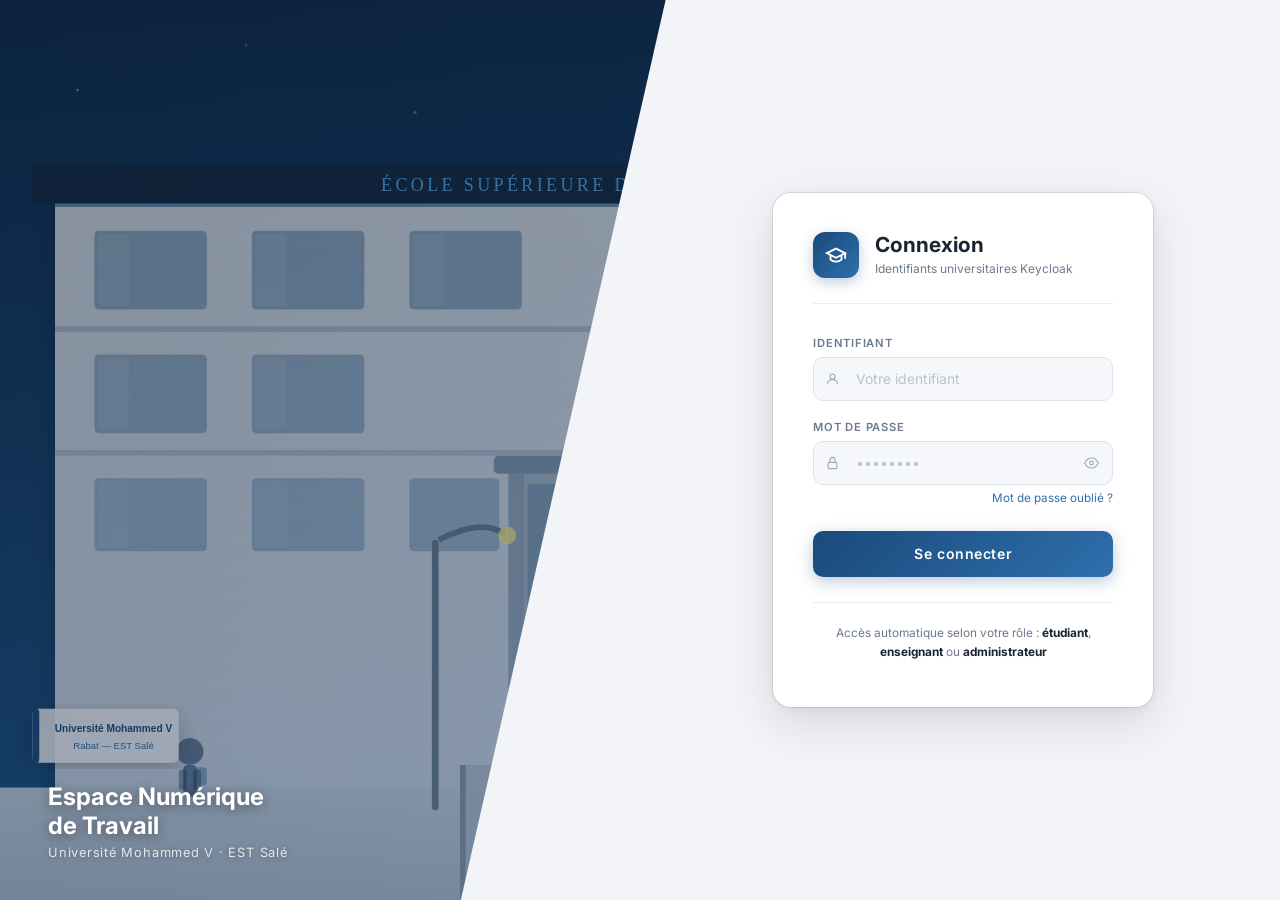
<file: frontend/login/index.html>
<!DOCTYPE html>
<html lang="fr">
<head>
  <meta charset="UTF-8"/>
  <meta name="viewport" content="width=device-width, initial-scale=1.0"/>
  <title>ENT Salé — Connexion</title>
  <link rel="preconnect" href="https://fonts.googleapis.com"/>
  <link href="https://fonts.googleapis.com/css2?family=Inter:wght@300;400;500;600;700&display=swap" rel="stylesheet"/>
  <link rel="stylesheet" href="style.css"/>
</head>
<body>

<div class="page">

  <!-- ── IMAGE GAUCHE (coupe diagonale) ── -->
  <div class="bg-image">
    <svg class="bg-svg" viewBox="0 0 1200 800" xmlns="http://www.w3.org/2000/svg" preserveAspectRatio="xMidYMid slice">
      <defs>
        <linearGradient id="sky" x1="0" y1="0" x2="0" y2="1">
          <stop offset="0%" stop-color="#0d2d50"/>
          <stop offset="100%" stop-color="#1a5080"/>
        </linearGradient>
        <linearGradient id="wall" x1="0" y1="0" x2="0" y2="1">
          <stop offset="0%" stop-color="#e8eef5"/>
          <stop offset="100%" stop-color="#cdd8e4"/>
        </linearGradient>
        <linearGradient id="floor2" x1="0" y1="0" x2="0" y2="1">
          <stop offset="0%" stop-color="#c8d4de"/>
          <stop offset="100%" stop-color="#b0bfce"/>
        </linearGradient>
        <filter id="sh">
          <feDropShadow dx="0" dy="6" stdDeviation="10" flood-color="#00000040"/>
        </filter>
      </defs>

      <!-- Ciel -->
      <rect width="1200" height="800" fill="url(#sky)"/>

      <!-- Étoiles / points lumineux -->
      <circle cx="100" cy="80"  r="1.2" fill="white" opacity=".5"/>
      <circle cx="250" cy="40"  r="1"   fill="white" opacity=".4"/>
      <circle cx="400" cy="100" r="1.5" fill="white" opacity=".35"/>
      <circle cx="850" cy="60"  r="1"   fill="white" opacity=".5"/>
      <circle cx="1050" cy="90" r="1.2" fill="white" opacity=".4"/>
      <circle cx="700"  cy="30" r="1"   fill="white" opacity=".45"/>

      <!-- Bâtiment principal -->
      <rect x="80" y="160" width="1040" height="560" fill="url(#wall)" rx="4" filter="url(#sh)"/>

      <!-- Bandeau supérieur -->
      <rect x="60" y="145" width="1080" height="36" fill="#122840" rx="4"/>
      <text x="600" y="170" font-family="Georgia,serif" font-size="16" fill="#5ab0f0"
            text-anchor="middle" letter-spacing="3">ÉCOLE SUPÉRIEURE DE TECHNOLOGIE · SALÉ</text>

      <!-- Ligne déco sous bandeau -->
      <rect x="80" y="181" width="1040" height="3" fill="#1e5a8a" opacity=".6"/>

      <!-- Fenêtres rangée 1 -->
      <rect x="115" y="205" width="100" height="70" rx="4" fill="#1e5a8a" opacity=".4"/>
      <rect x="255" y="205" width="100" height="70" rx="4" fill="#1e5a8a" opacity=".4"/>
      <rect x="395" y="205" width="100" height="70" rx="4" fill="#1e5a8a" opacity=".4"/>
      <rect x="705" y="205" width="100" height="70" rx="4" fill="#1e5a8a" opacity=".4"/>
      <rect x="845" y="205" width="100" height="70" rx="4" fill="#1e5a8a" opacity=".4"/>
      <rect x="985" y="205" width="100" height="70" rx="4" fill="#1e5a8a" opacity=".4"/>
      <!-- Reflets fenêtres r1 -->
      <rect x="118" y="208" width="28" height="64" rx="2" fill="white" opacity=".1"/>
      <rect x="258" y="208" width="28" height="64" rx="2" fill="white" opacity=".1"/>
      <rect x="398" y="208" width="28" height="64" rx="2" fill="white" opacity=".1"/>
      <rect x="708" y="208" width="28" height="64" rx="2" fill="white" opacity=".1"/>
      <rect x="848" y="208" width="28" height="64" rx="2" fill="white" opacity=".1"/>
      <rect x="988" y="208" width="28" height="64" rx="2" fill="white" opacity=".1"/>

      <!-- Séparateur étages -->
      <rect x="80" y="290" width="1040" height="5" fill="#b8c8d8"/>

      <!-- Fenêtres rangée 2 -->
      <rect x="115" y="315" width="100" height="70" rx="4" fill="#1e5a8a" opacity=".35"/>
      <rect x="255" y="315" width="100" height="70" rx="4" fill="#1e5a8a" opacity=".35"/>
      <rect x="985" y="315" width="100" height="70" rx="4" fill="#1e5a8a" opacity=".35"/>
      <rect x="845" y="315" width="100" height="70" rx="4" fill="#1e5a8a" opacity=".35"/>
      <rect x="118" y="318" width="28" height="64" rx="2" fill="white" opacity=".09"/>
      <rect x="258" y="318" width="28" height="64" rx="2" fill="white" opacity=".09"/>
      <rect x="848" y="318" width="28" height="64" rx="2" fill="white" opacity=".09"/>
      <rect x="988" y="318" width="28" height="64" rx="2" fill="white" opacity=".09"/>

      <!-- Séparateur -->
      <rect x="80" y="400" width="1040" height="5" fill="#b8c8d8"/>

      <!-- Entrée centrale -->
      <rect x="490" y="420" width="220" height="300" rx="4" fill="#0d2d50" opacity=".2"/>
      <!-- Porte gauche -->
      <rect x="500" y="430" width="95" height="290" rx="3" fill="#1e5a8a" opacity=".28"/>
      <!-- Porte droite -->
      <rect x="605" y="430" width="95" height="290" rx="3" fill="#1e5a8a" opacity=".22"/>
      <!-- Poignée -->
      <rect x="594" y="565" width="14" height="14" rx="7" fill="#f0c040" opacity=".9"/>
      <!-- Colonnes -->
      <rect x="483" y="408" width="14" height="310" rx="4" fill="#9aaec0"/>
      <rect x="703" y="408" width="14" height="310" rx="4" fill="#9aaec0"/>
      <!-- Fronton -->
      <rect x="470" y="405" width="260" height="16" rx="4" fill="#88a0b8"/>

      <!-- Fenêtres rangée 3 gauche -->
      <rect x="115" y="425" width="100" height="65" rx="4" fill="#1e5a8a" opacity=".3"/>
      <rect x="255" y="425" width="100" height="65" rx="4" fill="#1e5a8a" opacity=".3"/>
      <rect x="395" y="425" width="80" height="65" rx="4" fill="#1e5a8a" opacity=".3"/>
      <rect x="118" y="428" width="28" height="59" rx="2" fill="white" opacity=".08"/>
      <rect x="258" y="428" width="28" height="59" rx="2" fill="white" opacity=".08"/>
      <!-- Fenêtres rangée 3 droite -->
      <rect x="725" y="425" width="80" height="65" rx="4" fill="#1e5a8a" opacity=".3"/>
      <rect x="845" y="425" width="100" height="65" rx="4" fill="#1e5a8a" opacity=".3"/>
      <rect x="985" y="425" width="100" height="65" rx="4" fill="#1e5a8a" opacity=".3"/>
      <rect x="848" y="428" width="28" height="59" rx="2" fill="white" opacity=".08"/>
      <rect x="988" y="428" width="28" height="59" rx="2" fill="white" opacity=".08"/>

      <!-- Sol -->
      <rect x="0" y="700" width="1200" height="100" fill="url(#floor2)"/>
      <!-- Allée -->
      <rect x="440" y="680" width="320" height="120" fill="#b0bece" opacity=".7"/>
      <rect x="440" y="680" width="5"   height="120" fill="#8898a8"/>
      <rect x="755" y="680" width="5"   height="120" fill="#8898a8"/>

      <!-- Lampadaires -->
      <rect x="415" y="480" width="6" height="240" rx="3" fill="#6a7e90"/>
      <path d="M421 480 Q460 460 480 475" stroke="#6a7e90" stroke-width="5" fill="none"/>
      <ellipse cx="482" cy="476" rx="8" ry="8" fill="#fef08a" opacity=".85"/>

      <rect x="779" y="480" width="6" height="240" rx="3" fill="#6a7e90"/>
      <path d="M779 480 Q740 460 720 475" stroke="#6a7e90" stroke-width="5" fill="none"/>
      <ellipse cx="718" cy="476" rx="8" ry="8" fill="#fef08a" opacity=".85"/>

      <!-- Silhouettes étudiants -->
      <!-- Groupe gauche -->
      <ellipse cx="200" cy="668" rx="12" ry="12" fill="#0d2d50" opacity=".55"/>
      <rect    cx="200" cy="680" x="194" y="680" width="12" height="28" rx="4" fill="#0d2d50" opacity=".55"/>
      <rect x="190" y="684" width="7" height="18" rx="3" fill="#0d2d50" opacity=".4"/>
      <rect x="203" y="684" width="7" height="18" rx="3" fill="#0d2d50" opacity=".4"/>
      <!-- sac à dos -->
      <rect x="205" y="682" width="10" height="16" rx="3" fill="#1e5a8a" opacity=".4"/>

      <!-- Groupe droite -->
      <ellipse cx="980" cy="670" rx="11" ry="11" fill="#0d2d50" opacity=".55"/>
      <rect x="975" y="681" width="11" height="26" rx="3" fill="#0d2d50" opacity=".55"/>
      <rect x="985" y="684" width="10" height="15" rx="3" fill="#1e5a8a" opacity=".35"/>

      <!-- Panneau devant -->
      <rect x="60" y="630" width="130" height="48" rx="5" fill="white" opacity=".9" filter="url(#sh)"/>
      <rect x="60" y="630" width="6"   height="48" rx="3" fill="#1a4a7a"/>
      <text x="132" y="651" font-family="sans-serif" font-size="9" fill="#1a4a7a" text-anchor="middle" font-weight="700">Université Mohammed V</text>
      <text x="132" y="666" font-family="sans-serif" font-size="8.5" fill="#2e6fad" text-anchor="middle">Rabat — EST Salé</text>
    </svg>
  </div>

  <!-- ── FOND GRIS DROITE ── -->
  <div class="bg-right"></div>

  <!-- ── LABEL SUR IMAGE ── -->
  <div class="image-label">
    <div class="ent-name">Espace Numérique<br/>de Travail</div>
    <div class="ent-sub">Université Mohammed V · EST Salé</div>
  </div>

  <!-- ── FORMULAIRE ── -->
  <div class="form-area">
    <div class="card">

      <div class="card-header">
        <div class="card-logo">
          <svg viewBox="0 0 24 24" fill="none" stroke="currentColor" stroke-width="2">
            <path d="M22 10v6M2 10l10-5 10 5-10 5z"/>
            <path d="M6 12v5c3 3 9 3 12 0v-5"/>
          </svg>
        </div>
        <div>
          <h1>Connexion</h1>
          <p>Identifiants universitaires Keycloak</p>
        </div>
      </div>

      <div class="field">
        <label for="username">Identifiant</label>
        <div class="input-wrap">
          <svg class="input-icon" viewBox="0 0 24 24" fill="none" stroke="currentColor" stroke-width="1.8">
            <circle cx="12" cy="8" r="4"/><path d="M4 20c0-4 3.6-7 8-7s8 3 8 7"/>
          </svg>
          <input type="text" id="username" placeholder="Votre identifiant" autocomplete="username"/>
        </div>
      </div>

      <div class="field">
        <label for="password">Mot de passe</label>
        <div class="input-wrap">
          <svg class="input-icon" viewBox="0 0 24 24" fill="none" stroke="currentColor" stroke-width="1.8">
            <rect x="5" y="11" width="14" height="10" rx="2"/><path d="M8 11V7a4 4 0 0 1 8 0v4"/>
          </svg>
          <input type="password" id="password" placeholder="••••••••" autocomplete="current-password"/>
          <button class="eye-btn" id="eyeBtn" type="button">
            <svg id="eyeIcon" viewBox="0 0 24 24" fill="none" stroke="currentColor" stroke-width="1.8">
              <path d="M1 12s4-8 11-8 11 8 11 8-4 8-11 8-11-8-11-8z"/><circle cx="12" cy="12" r="3"/>
            </svg>
          </button>
        </div>
        <a href="#" class="forgot-link">Mot de passe oublié ?</a>
      </div>

      <button class="btn-login" id="loginBtn" type="button">
        <span id="btnLabel">Se connecter</span>
      </button>

      <div class="error-msg" id="errorBox" role="alert">
        <svg viewBox="0 0 24 24" fill="none" stroke="currentColor" stroke-width="2">
          <circle cx="12" cy="12" r="10"/><line x1="12" y1="8" x2="12" y2="12"/><line x1="12" y1="16" x2="12.01" y2="16"/>
        </svg>
        <span id="errorText"></span>
      </div>

      <div class="card-footer">
        Accès automatique selon votre rôle : <strong>étudiant</strong>, <strong>enseignant</strong> ou <strong>administrateur</strong>
      </div>

    </div>
  </div>

</div>

<script>
'use strict';
const usernameInput = document.getElementById('username');
const passwordInput = document.getElementById('password');
const loginBtn      = document.getElementById('loginBtn');
const btnLabel      = document.getElementById('btnLabel');
const eyeBtn        = document.getElementById('eyeBtn');
const eyeIcon       = document.getElementById('eyeIcon');
const errorBox      = document.getElementById('errorBox');
const errorText     = document.getElementById('errorText');

(function checkExistingSession() {
  const token = localStorage.getItem('access_token');
  const user  = localStorage.getItem('user');
  const ts    = parseInt(localStorage.getItem('token_ts') || '0');
  const exp   = parseInt(localStorage.getItem('expires_in') || '0');
  if (!token || !user) return;
  if (exp > 0 && (Date.now() - ts) / 1000 > exp) { localStorage.clear(); return; }
  try {
    const u = JSON.parse(user);
    const roles = u.roles || u.realm_roles || u.groups || [];
    if (roles.length > 0) redirect(roles);
  } catch { localStorage.clear(); }
})();

eyeBtn.addEventListener('click', () => {
  if (passwordInput.type === 'password') {
    passwordInput.type = 'text';
    eyeIcon.innerHTML = '<path d="M17.94 17.94A10.07 10.07 0 0 1 12 20c-7 0-11-8-11-8a18.45 18.45 0 0 1 5.06-5.94"/><path d="M9.9 4.24A9.12 9.12 0 0 1 12 4c7 0 11 8 11 8a18.5 18.5 0 0 1-2.16 3.19"/><line x1="1" y1="1" x2="23" y2="23"/>';
  } else {
    passwordInput.type = 'password';
    eyeIcon.innerHTML = '<path d="M1 12s4-8 11-8 11 8 11 8-4 8-11 8-11-8-11-8z"/><circle cx="12" cy="12" r="3"/>';
  }
});

loginBtn.addEventListener('click', doLogin);
[usernameInput, passwordInput].forEach(el =>
  el.addEventListener('keydown', e => { if (e.key === 'Enter') doLogin(); })
);

async function doLogin() {
  const username = usernameInput.value.trim();
  const password = passwordInput.value;
  if (!username || !password) { showError('Veuillez remplir tous les champs.'); return; }
  setLoading(true); hideError();
  try {
    const lr = await fetch('/api/auth/login', {
      method: 'POST', headers: { 'Content-Type': 'application/json' },
      body: JSON.stringify({ username, password }),
    });
    if (!lr.ok) { const d = await lr.json().catch(()=>({})); showError(d.detail||'Identifiants incorrects.'); setLoading(false); return; }
    const tokens = await lr.json();
    saveTokens(tokens);
    const mr = await fetch('/api/auth/me', { headers: { Authorization: `Bearer ${tokens.access_token}` } });
    if (!mr.ok) { showError('Erreur lors de la récupération du profil.'); setLoading(false); return; }
    const user = await mr.json();
    localStorage.setItem('user', JSON.stringify(user));
    setSuccess();
    setTimeout(() => redirect(user.roles || []), 750);
  } catch { showError('Impossible de joindre le serveur.'); setLoading(false); }
}

function saveTokens(t) {
  localStorage.setItem('access_token',  t.access_token);
  localStorage.setItem('refresh_token', t.refresh_token);
  localStorage.setItem('expires_in',    String(t.expires_in));
  localStorage.setItem('token_ts',      String(Date.now()));
}
function redirect(roles) {
  if (roles.includes('admin'))           window.location.href = '/admin/';
  else if (roles.includes('enseignant')) window.location.href = '/enseignant/';
  else                                   window.location.href = '/etudiant/';
}
function setLoading(on) {
  loginBtn.disabled = on;
  if (on) btnLabel.innerHTML = '<span class="spinner"></span>Connexion…';
  else  { btnLabel.textContent = 'Se connecter'; loginBtn.classList.remove('success'); loginBtn.style.cssText = ''; }
}
function setSuccess() { loginBtn.classList.add('success'); btnLabel.textContent = 'Connexion réussie'; }
function showError(msg) { errorText.textContent = msg; errorBox.classList.add('show'); }
function hideError()    { errorBox.classList.remove('show'); }
</script>
</body>
</html>
</file>
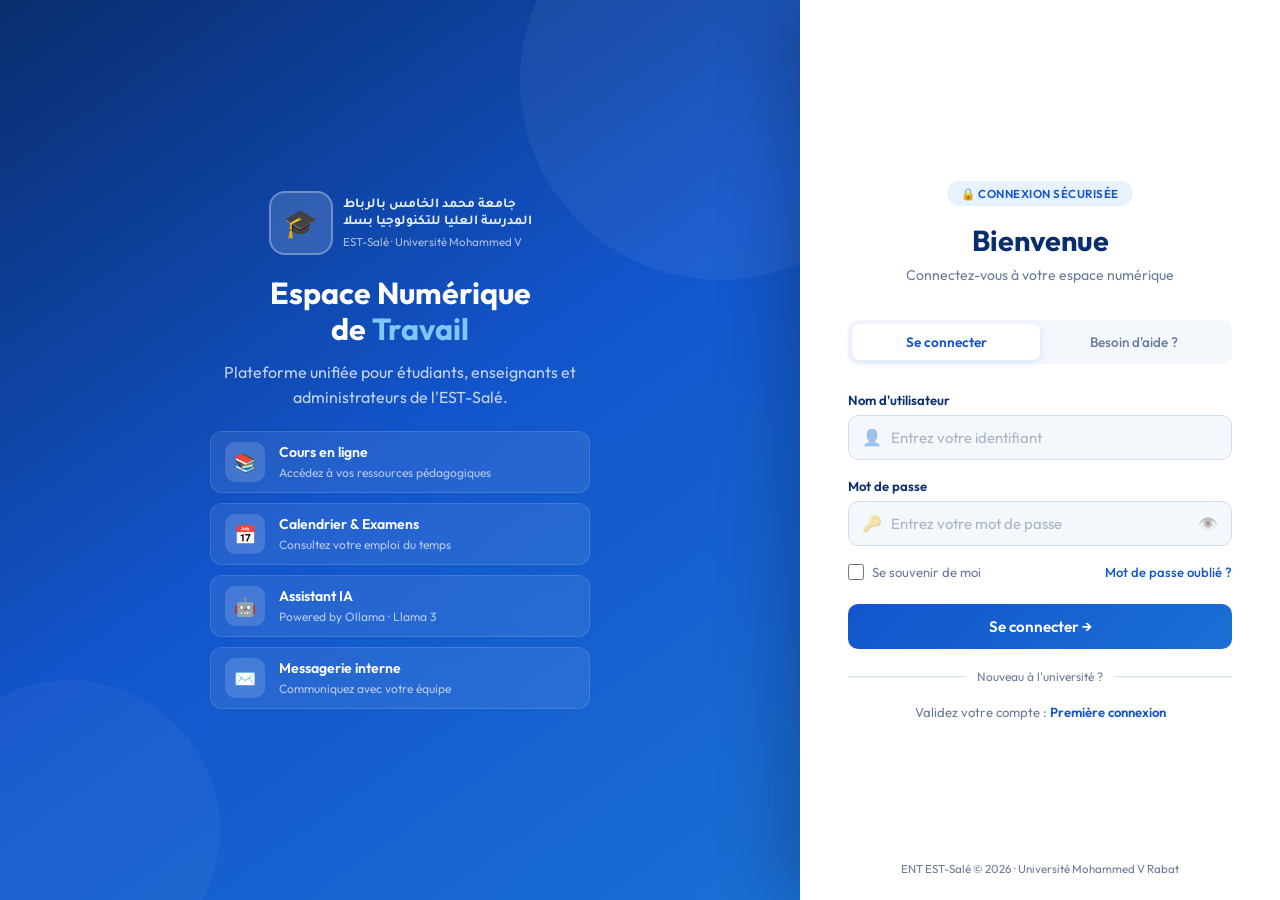
<file: FRONTEND/pages/login.html>
<!DOCTYPE html>
<html lang="fr">
<head>
<meta charset="UTF-8">
<meta name="viewport" content="width=device-width, initial-scale=1.0">
<title>ENT EST-Salé — Connexion</title>
<link href="https://fonts.googleapis.com/css2?family=Tajawal:wght@400;500;700&family=Outfit:wght@300;400;500;600;700&display=swap" rel="stylesheet">
<style>
  :root {
    --blue-dark:   #0a2d6e;
    --blue-main:   #1255cc;
    --blue-mid:    #1a6fd4;
    --blue-light:  #4a9eed;
    --blue-pale:   #e8f2ff;
    --white:       #ffffff;
    --gray-soft:   #f4f7fc;
    --gray-border: #d0dff0;
    --gray-text:   #6b7a99;
    --green:       #16a34a;
    --red:         #dc2626;
    --shadow-card: 0 24px 64px rgba(10,45,110,0.14), 0 4px 16px rgba(10,45,110,0.08);
  }

  * { box-sizing: border-box; margin: 0; padding: 0; }

  body {
    font-family: 'Outfit', sans-serif;
    min-height: 100vh;
    background: var(--blue-dark);
    display: flex;
    align-items: stretch;
    overflow-y: auto;
  }

  /* ── LEFT PANEL ── */
  .left-panel {
    flex: 1;
    background: linear-gradient(145deg, #0a2d6e 0%, #1255cc 50%, #1a6fd4 100%);
    display: flex;
    flex-direction: column;
    align-items: center;
    justify-content: center;
    padding: 30px 50px;
    position: relative;
    overflow: hidden;
  }

  .left-panel::before {
    content: '';
    position: absolute;
    top: -120px; right: -120px;
    width: 400px; height: 400px;
    background: rgba(255,255,255,0.05);
    border-radius: 50%;
  }
  .left-panel::after {
    content: '';
    position: absolute;
    bottom: -80px; left: -80px;
    width: 300px; height: 300px;
    background: rgba(255,255,255,0.04);
    border-radius: 50%;
  }

  .uni-logo {
    display: flex;
    align-items: center;
    gap: 10px;
    margin-bottom: 20px;
    animation: fadeDown 0.8s ease both;
  }

  .uni-logo-icon {
    width: 64px; height: 64px;
    background: rgba(255,255,255,0.15);
    border: 2px solid rgba(255,255,255,0.3);
    border-radius: 16px;
    display: flex; align-items: center; justify-content: center;
    font-size: 28px;
    backdrop-filter: blur(8px);
  }

  .uni-logo-text { color: white; }
  .uni-logo-text .uni-name {
    font-family: 'Tajawal', sans-serif;
    font-size: 0.85rem;
    font-weight: 700;
    opacity: 0.9;
    line-height: 1.3;
  }
  .uni-logo-text .uni-sub {
    font-size: 0.72rem;
    opacity: 0.65;
    margin-top: 2px;
  }

  .left-title {
    color: white;
    text-align: center;
    animation: fadeUp 0.8s 0.2s ease both;
    margin-bottom: 20px;
  }
  .left-title h1 {
    font-size: 1.9rem;
    font-weight: 700;
    line-height: 1.2;
    margin-bottom: 12px;
  }
  .left-title h1 span { color: #7ec8ff; }
  .left-title p {
    font-size: 1rem;
    opacity: 0.75;
    line-height: 1.6;
    max-width: 360px;
  }

  .features {
    display: flex;
    flex-direction: column;
    gap: 10px;
    width: 100%;
    max-width: 380px;
    animation: fadeUp 0.8s 0.4s ease both;
  }
  .feature-item {
    display: flex;
    align-items: center;
    gap: 14px;
    background: rgba(255,255,255,0.08);
    border: 1px solid rgba(255,255,255,0.12);
    border-radius: 12px;
    padding: 10px 14px;
    backdrop-filter: blur(8px);
    transition: background 0.2s;
  }
  .feature-item:hover { background: rgba(255,255,255,0.13); }
  .feature-icon {
    width: 40px; height: 40px;
    background: rgba(255,255,255,0.15);
    border-radius: 10px;
    display: flex; align-items: center; justify-content: center;
    font-size: 18px;
    flex-shrink: 0;
  }
  .feature-text { color: white; }
  .feature-text strong { font-size: 0.88rem; font-weight: 600; display: block; }
  .feature-text span { font-size: 0.75rem; opacity: 0.65; }

  /* ── RIGHT PANEL ── */
  .right-panel {
    width: 480px;
    background: var(--white);
    display: flex;
    flex-direction: column;
    align-items: center;
    justify-content: center;
    padding: 50px 48px;
    position: relative;
    box-shadow: -20px 0 60px rgba(0,0,0,0.2);
  }

  .login-header {
    text-align: center;
    margin-bottom: 36px;
    animation: fadeDown 0.6s ease both;
  }
  .login-header .badge {
    display: inline-flex;
    align-items: center;
    gap: 6px;
    background: var(--blue-pale);
    color: var(--blue-main);
    font-size: 0.72rem;
    font-weight: 600;
    padding: 5px 14px;
    border-radius: 20px;
    margin-bottom: 16px;
    letter-spacing: 0.5px;
    text-transform: uppercase;
  }
  .login-header h2 {
    font-size: 1.8rem;
    font-weight: 700;
    color: var(--blue-dark);
    margin-bottom: 8px;
  }
  .login-header p {
    font-size: 0.88rem;
    color: var(--gray-text);
  }

  /* TABS */
  .tabs {
    display: flex;
    gap: 0;
    background: var(--gray-soft);
    border-radius: 10px;
    padding: 4px;
    width: 100%;
    margin-bottom: 28px;
    animation: fadeUp 0.6s 0.1s ease both;
  }
  .tab-btn {
    flex: 1;
    padding: 9px;
    border: none;
    background: none;
    border-radius: 8px;
    font-family: 'Outfit', sans-serif;
    font-size: 0.85rem;
    font-weight: 500;
    color: var(--gray-text);
    cursor: pointer;
    transition: all 0.25s;
  }
  .tab-btn.active {
    background: var(--white);
    color: var(--blue-main);
    font-weight: 600;
    box-shadow: 0 2px 8px rgba(18,85,204,0.12);
  }

  /* FORM */
  .form-group {
    width: 100%;
    margin-bottom: 18px;
    animation: fadeUp 0.6s 0.2s ease both;
  }
  .form-group label {
    display: block;
    font-size: 0.82rem;
    font-weight: 600;
    color: var(--blue-dark);
    margin-bottom: 7px;
  }
  .input-wrap {
    position: relative;
  }
  .input-wrap .input-icon {
    position: absolute;
    left: 14px; top: 50%;
    transform: translateY(-50%);
    font-size: 16px;
    opacity: 0.4;
    pointer-events: none;
  }
  .input-wrap input {
    width: 100%;
    padding: 12px 14px 12px 42px;
    border: 1.5px solid var(--gray-border);
    border-radius: 10px;
    font-family: 'Outfit', sans-serif;
    font-size: 0.93rem;
    color: var(--blue-dark);
    background: var(--gray-soft);
    transition: all 0.2s;
    outline: none;
  }
  .input-wrap input:focus {
    border-color: var(--blue-main);
    background: var(--white);
    box-shadow: 0 0 0 3px rgba(18,85,204,0.1);
  }
  .input-wrap input::placeholder { color: #aab4c8; }

  .toggle-password {
    position: absolute;
    right: 14px; top: 50%;
    transform: translateY(-50%);
    background: none; border: none;
    cursor: pointer; font-size: 16px;
    opacity: 0.4; transition: opacity 0.2s;
  }
  .toggle-password:hover { opacity: 0.8; }

  .form-options {
    display: flex;
    justify-content: space-between;
    align-items: center;
    width: 100%;
    margin-bottom: 24px;
    animation: fadeUp 0.6s 0.3s ease both;
  }
  .remember-me {
    display: flex; align-items: center; gap: 8px;
    font-size: 0.82rem; color: var(--gray-text); cursor: pointer;
  }
  .remember-me input[type="checkbox"] {
    width: 16px; height: 16px;
    accent-color: var(--blue-main);
    cursor: pointer;
  }
  .forgot-link {
    font-size: 0.82rem;
    color: var(--blue-main);
    text-decoration: none;
    font-weight: 500;
  }
  .forgot-link:hover { text-decoration: underline; }

  .btn-login {
    width: 100%;
    padding: 13px;
    background: linear-gradient(135deg, var(--blue-main), var(--blue-mid));
    color: white;
    border: none;
    border-radius: 10px;
    font-family: 'Outfit', sans-serif;
    font-size: 0.95rem;
    font-weight: 600;
    cursor: pointer;
    transition: all 0.25s;
    display: flex; align-items: center; justify-content: center; gap: 8px;
    animation: fadeUp 0.6s 0.35s ease both;
    position: relative;
    overflow-y: auto;
  }
  .btn-login:hover {
    transform: translateY(-1px);
    box-shadow: 0 8px 24px rgba(18,85,204,0.35);
  }
  .btn-login:active { transform: translateY(0); }
  .btn-login.loading { pointer-events: none; }
  .btn-login .spinner {
    width: 18px; height: 18px;
    border: 2px solid rgba(255,255,255,0.3);
    border-top-color: white;
    border-radius: 50%;
    animation: spin 0.7s linear infinite;
    display: none;
  }
  .btn-login.loading .spinner { display: block; }
  .btn-login.loading .btn-text { display: none; }

  /* ALERT */
  .alert {
    width: 100%;
    padding: 12px 14px;
    border-radius: 10px;
    font-size: 0.83rem;
    margin-bottom: 18px;
    display: none;
    align-items: center;
    gap: 10px;
    animation: fadeUp 0.3s ease both;
  }
  .alert.error { background: #fef2f2; border: 1px solid #fca5a5; color: var(--red); display: flex; }
  .alert.success { background: #f0fdf4; border: 1px solid #86efac; color: var(--green); display: flex; }

  .divider {
    display: flex; align-items: center; gap: 12px;
    width: 100%; margin: 20px 0;
    animation: fadeUp 0.6s 0.4s ease both;
  }
  .divider hr { flex: 1; border: none; border-top: 1px solid var(--gray-border); }
  .divider span { font-size: 0.75rem; color: var(--gray-text); white-space: nowrap; }

  .new-account {
    text-align: center;
    font-size: 0.82rem;
    color: var(--gray-text);
    animation: fadeUp 0.6s 0.45s ease both;
  }
  .new-account a {
    color: var(--blue-main);
    font-weight: 600;
    text-decoration: none;
  }
  .new-account a:hover { text-decoration: underline; }

  .footer-note {
    position: absolute;
    bottom: 24px;
    font-size: 0.72rem;
    color: var(--gray-text);
    text-align: center;
  }

  /* ANIMATIONS */
  @keyframes fadeDown {
    from { opacity: 0; transform: translateY(-20px); }
    to   { opacity: 1; transform: translateY(0); }
  }
  @keyframes fadeUp {
    from { opacity: 0; transform: translateY(16px); }
    to   { opacity: 1; transform: translateY(0); }
  }
  @keyframes spin {
    to { transform: rotate(360deg); }
  }

  /* RESPONSIVE */
  @media (max-width: 900px) {
    .left-panel { display: none; }
    .right-panel { width: 100%; padding: 40px 28px; }
  }
</style>
</head>
<body>

<!-- LEFT PANEL -->
<div class="left-panel">
  <div class="uni-logo">
    <div class="uni-logo-icon">🎓</div>
    <div class="uni-logo-text">
      <div class="uni-name">جامعة محمد الخامس بالرباط<br>المدرسة العليا للتكنولوجيا بسلا</div>
      <div class="uni-sub">EST-Salé · Université Mohammed V</div>
    </div>
  </div>

  <div class="left-title">
    <h1>Espace Numérique<br>de <span>Travail</span></h1>
    <p>Plateforme unifiée pour étudiants, enseignants et administrateurs de l'EST-Salé.</p>
  </div>

  <div class="features">
    <div class="feature-item">
      <div class="feature-icon">📚</div>
      <div class="feature-text">
        <strong>Cours en ligne</strong>
        <span>Accédez à vos ressources pédagogiques</span>
      </div>
    </div>
    <div class="feature-item">
      <div class="feature-icon">📅</div>
      <div class="feature-text">
        <strong>Calendrier & Examens</strong>
        <span>Consultez votre emploi du temps</span>
      </div>
    </div>
    <div class="feature-item">
      <div class="feature-icon">🤖</div>
      <div class="feature-text">
        <strong>Assistant IA</strong>
        <span>Powered by Ollama · Llama 3</span>
      </div>
    </div>
    <div class="feature-item">
      <div class="feature-icon">✉️</div>
      <div class="feature-text">
        <strong>Messagerie interne</strong>
        <span>Communiquez avec votre équipe</span>
      </div>
    </div>
  </div>
</div>

<!-- RIGHT PANEL -->
<div class="right-panel">

  <div class="login-header">
    <div class="badge">🔒 Connexion sécurisée</div>
    <h2>Bienvenue</h2>
    <p>Connectez-vous à votre espace numérique</p>
  </div>

  <div class="tabs">
    <button class="tab-btn active" onclick="setTab('login')">Se connecter</button>
    <button class="tab-btn" onclick="setTab('help')">Besoin d'aide ?</button>
  </div>

  <!-- LOGIN FORM -->
  <div id="tab-login" style="width:100%">
    <div class="alert" id="alert-box">
      <span id="alert-icon">⚠️</span>
      <span id="alert-msg"></span>
    </div>

    <div class="form-group">
      <label>Nom d'utilisateur</label>
      <div class="input-wrap">
        <span class="input-icon">👤</span>
        <input type="text" id="username" placeholder="Entrez votre identifiant" autocomplete="username">
      </div>
    </div>

    <div class="form-group">
      <label>Mot de passe</label>
      <div class="input-wrap">
        <span class="input-icon">🔑</span>
        <input type="password" id="password" placeholder="Entrez votre mot de passe" autocomplete="current-password">
        <button class="toggle-password" onclick="togglePassword()" type="button" id="toggle-btn">👁️</button>
      </div>
    </div>

    <div class="form-options">
      <label class="remember-me">
        <input type="checkbox" id="remember"> Se souvenir de moi
      </label>
      <a href="#" class="forgot-link">Mot de passe oublié ?</a>
    </div>

    <button class="btn-login" id="login-btn" onclick="handleLogin()">
      <div class="spinner"></div>
      <span class="btn-text">Se connecter →</span>
    </button>

    <div class="divider">
      <hr><span>Nouveau à l'université ?</span><hr>
    </div>

    <div class="new-account">
      Validez votre compte : <a href="#">Première connexion</a>
    </div>
  </div>

  <!-- HELP TAB -->
  <div id="tab-help" style="width:100%; display:none;">
    <div style="text-align:center; padding: 20px 0;">
      <div style="font-size: 48px; margin-bottom: 16px;">📞</div>
      <h3 style="color: var(--blue-dark); margin-bottom: 8px;">Support technique</h3>
      <p style="color: var(--gray-text); font-size: 0.88rem; margin-bottom: 24px;">Contactez l'équipe informatique de l'EST-Salé</p>
      <div style="background: var(--blue-pale); border-radius: 12px; padding: 20px; text-align: left;">
        <div style="display:flex; align-items:center; gap:10px; margin-bottom:12px;">
          <span>📧</span>
          <div>
            <div style="font-size:0.75rem; color:var(--gray-text)">Email</div>
            <div style="font-size:0.88rem; font-weight:600; color:var(--blue-dark)"><a href="/cdn-cgi/l/email-protection" class="__cf_email__" data-cfemail="6b181e1b1b04191f2b0e181f46180a070e450a0845060a">[email&#160;protected]</a></div>
          </div>
        </div>
        <div style="display:flex; align-items:center; gap:10px;">
          <span>📱</span>
          <div>
            <div style="font-size:0.75rem; color:var(--gray-text)">Téléphone</div>
            <div style="font-size:0.88rem; font-weight:600; color:var(--blue-dark)">0537 88 15 61</div>
          </div>
        </div>
      </div>
    </div>
  </div>

  <div class="footer-note">
    ENT EST-Salé © 2026 · Université Mohammed V Rabat
  </div>
</div>

<script src="../js/auth.js"></script>
</body>
</html>
</file>
<file: frontend/login/style.css>
/* ═══════════════════════════════════════════════
   ENT Salé — Login  ·  Split diagonal
═══════════════════════════════════════════════ */

*, *::before, *::after { box-sizing: border-box; margin: 0; padding: 0; }

:root {
  --blue:    #1a4a7a;
  --blue-l:  #2e6fad;
  --text:    #1a2433;
  --muted:   #6b7a8d;
  --border:  #dde2e8;
  --light:   #eaecf0;
  --error:   #dc2626;
  --success: #16a34a;
}

html, body {
  height: 100%;
  font-family: 'Inter', system-ui, sans-serif;
  overflow: hidden;
}

/* ══ PAGE FULL ═══════════════════════════════ */
.page {
  position: fixed;
  inset: 0;
  display: flex;
  align-items: center;
  justify-content: flex-end;
}

/* ══ IMAGE GAUCHE (clip diagonal) ═══════════ */
.bg-image {
  position: absolute;
  inset: 0;
  z-index: 0;
  overflow: hidden;
  /* coupe diagonale : triangle gauche */
  clip-path: polygon(0 0, 68% 0, 52% 100%, 0 100%);
}

.bg-image .bg-svg {
  width: 100%;
  height: 100%;
  object-fit: cover;
  display: block;
}

/* léger overlay sur l'image pour contraste */
.bg-image::after {
  content: '';
  position: absolute;
  inset: 0;
  background: linear-gradient(160deg, rgba(10,22,40,.45) 0%, rgba(20,50,90,.35) 100%);
}

/* ══ FOND DROIT GRIS ══════════════════════════ */
.bg-right {
  position: absolute;
  inset: 0;
  z-index: 0;
  background: #f2f4f7;
  /* triangle droit = inverse du clip gauche */
  clip-path: polygon(52% 0, 100% 0, 100% 100%, 36% 100%);
}

/* ══ BADGE SUR L'IMAGE ═══════════════════════ */
.image-label {
  position: absolute;
  bottom: 2.5rem;
  left: 3rem;
  z-index: 5;
  color: #fff;
}
.image-label .ent-name {
  font-size: 1.5rem;
  font-weight: 700;
  line-height: 1.2;
  text-shadow: 0 2px 12px rgba(0,0,0,.4);
}
.image-label .ent-sub {
  font-size: .8rem;
  font-weight: 400;
  opacity: .8;
  margin-top: .25rem;
  letter-spacing: .06em;
  text-shadow: 0 1px 6px rgba(0,0,0,.4);
}

/* ══ FORMULAIRE CENTRÉ À DROITE ══════════════ */
.form-area {
  position: relative;
  z-index: 10;
  width: 52%;
  height: 100%;
  display: flex;
  align-items: center;
  justify-content: center;
  padding: 2rem 3rem 2rem 5rem;
}

/* ══ CARD ════════════════════════════════════ */
.card {
  width: 100%;
  max-width: 380px;
  background: #ffffff;
  border-radius: 18px;
  padding: 2.4rem 2.5rem 2.8rem;
  box-shadow:
    0 2px 8px rgba(0,0,0,.06),
    0 16px 48px rgba(0,0,0,.12),
    0 0 0 1px var(--border);
  animation: popIn .42s cubic-bezier(.34,1.28,.64,1) both;
}

/* ══ CARD HEADER ═════════════════════════════ */
.card-header {
  display: flex;
  align-items: center;
  gap: 1rem;
  margin-bottom: 2rem;
  padding-bottom: 1.6rem;
  border-bottom: 1.5px solid var(--light);
}

.card-logo {
  width: 46px; height: 46px;
  border-radius: 12px;
  background: linear-gradient(135deg, var(--blue), var(--blue-l));
  display: flex; align-items: center; justify-content: center;
  flex-shrink: 0;
  box-shadow: 0 4px 14px rgba(26,74,122,.28);
}
.card-logo svg { width: 22px; height: 22px; stroke: #fff; }

.card-header h1 {
  font-size: 1.3rem; font-weight: 700;
  color: var(--text); line-height: 1.2;
}
.card-header p {
  font-size: .75rem; color: var(--muted); margin-top: .15rem;
}

/* ══ FIELDS ══════════════════════════════════ */
.field { margin-bottom: 1.2rem; }

label {
  display: block; font-size: .7rem; font-weight: 600;
  letter-spacing: .07em; text-transform: uppercase;
  color: var(--muted); margin-bottom: .42rem;
}

.input-wrap { position: relative; }

.input-icon {
  position: absolute; left: 12px; top: 50%;
  transform: translateY(-50%);
  width: 15px; height: 15px; stroke: #a0aab8; pointer-events: none;
}

input[type="text"],
input[type="password"] {
  width: 100%; padding: .82rem 1rem .82rem 2.6rem;
  background: #f5f7fa; border: 1.5px solid var(--border);
  border-radius: 10px; font-family: 'Inter', sans-serif;
  font-size: .87rem; color: var(--text); outline: none;
  transition: border-color .18s, box-shadow .18s, background .18s;
}
input:hover  { border-color: #b8c2cc; }
input:focus  { background: #fff; border-color: var(--blue-l); box-shadow: 0 0 0 3px rgba(46,111,173,.12); }
input::placeholder { color: #b8c4ce; }

.eye-btn {
  position: absolute; right: 10px; top: 50%; transform: translateY(-50%);
  background: none; border: none; cursor: pointer; padding: 4px;
  color: #a0aab8; line-height: 0; border-radius: 6px;
  transition: color .15s, background .15s;
}
.eye-btn:hover { color: var(--blue-l); background: var(--light); }
.eye-btn svg { width: 15px; height: 15px; stroke: currentColor; }

.forgot-link {
  display: block; text-align: right; margin-top: .38rem;
  font-size: .73rem; color: var(--blue-l); text-decoration: none;
}
.forgot-link:hover { color: var(--blue); text-decoration: underline; }

/* ══ BUTTON ══════════════════════════════════ */
.btn-login {
  width: 100%; margin-top: .4rem; padding: .9rem;
  background: linear-gradient(135deg, var(--blue) 0%, var(--blue-l) 100%);
  border: none; border-radius: 10px;
  font-family: 'Inter', sans-serif;
  font-size: .88rem; font-weight: 600; letter-spacing: .04em;
  color: #fff; cursor: pointer;
  transition: opacity .2s, transform .15s, box-shadow .2s;
  box-shadow: 0 4px 16px rgba(26,74,122,.3);
}
.btn-login:hover   { opacity: .92; transform: translateY(-1px); box-shadow: 0 6px 22px rgba(26,74,122,.4); }
.btn-login:active  { transform: translateY(0); opacity: 1; }
.btn-login:disabled{ opacity: .55; cursor: not-allowed; transform: none; }
.btn-login.success { background: linear-gradient(135deg, #16a34a, #22c55e); box-shadow: none; }

.spinner {
  display: inline-block; width: 13px; height: 13px;
  border: 2px solid rgba(255,255,255,.3); border-top-color: #fff;
  border-radius: 50%; animation: spin .65s linear infinite;
  vertical-align: middle; margin-right: 7px;
}

/* ══ ERROR ═══════════════════════════════════ */
.error-msg {
  display: none; align-items: center; gap: .55rem;
  margin-top: .9rem; padding: .75rem 1rem;
  background: #fef2f2; border: 1.5px solid #fecaca;
  border-radius: 9px; font-size: .8rem; color: var(--error);
}
.error-msg.show { display: flex; }
.error-msg svg { width: 15px; height: 15px; flex-shrink: 0; }

/* ══ FOOTER ══════════════════════════════════ */
.card-footer {
  margin-top: 1.6rem; padding-top: 1.3rem;
  border-top: 1.5px solid var(--light);
  font-size: .74rem; color: var(--muted);
  text-align: center; line-height: 1.6;
}
.card-footer strong { color: var(--text); }

/* ══ ANIMATIONS ══════════════════════════════ */
@keyframes popIn {
  from { opacity: 0; transform: scale(.94) translateY(14px); }
  to   { opacity: 1; transform: scale(1)   translateY(0); }
}
@keyframes spin { to { transform: rotate(360deg); } }

/* ══ RESPONSIVE ══════════════════════════════ */
@media (max-width: 768px) {
  .bg-image, .bg-right, .image-label { display: none; }
  .form-area { width: 100%; padding: 2rem 1.5rem; background: #f2f4f7; }
  html, body { overflow: auto; }
  .page { position: relative; min-height: 100vh; }
}
</file>
